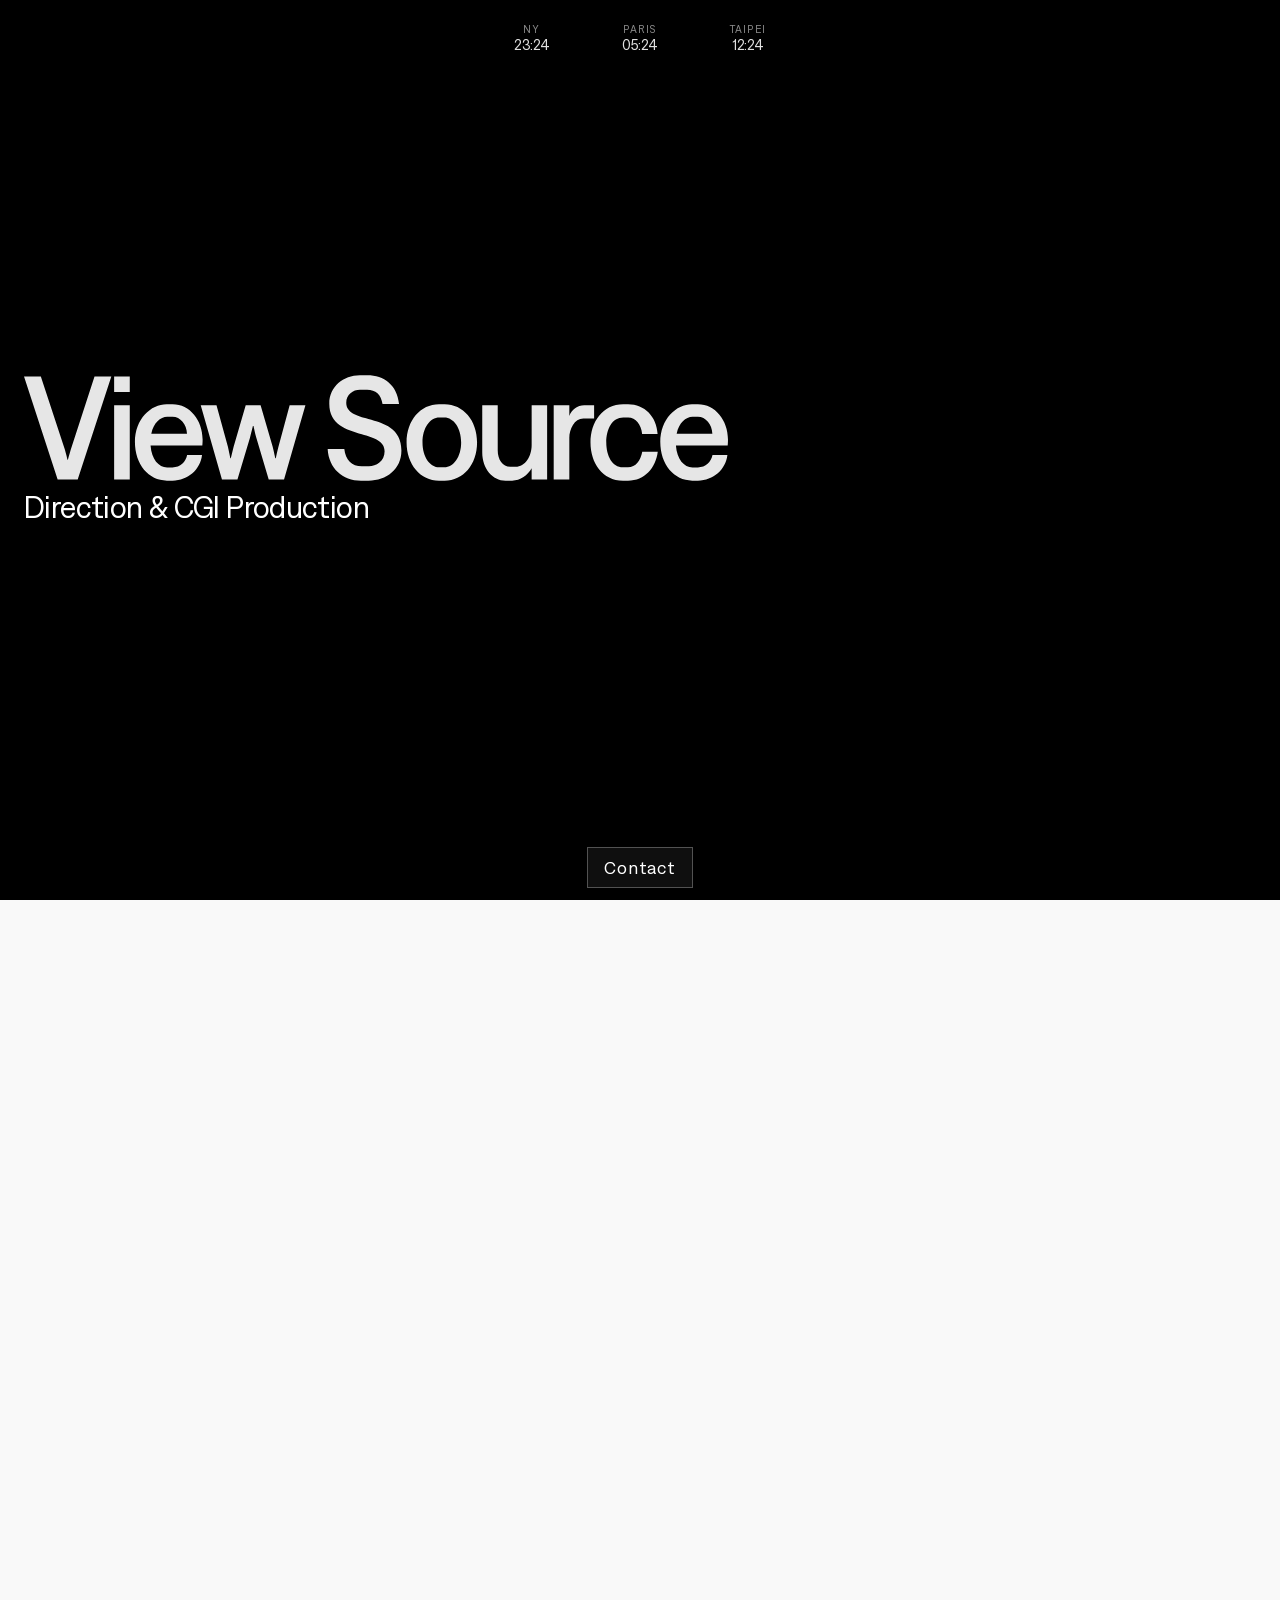
<file: index.html>
<!DOCTYPE html>
<html lang="en">
  <head>
    <meta charset="UTF-8" />
    <meta name="viewport" content="width=device-width, initial-scale=1.0" />
    <title>View Source</title>
    <meta
      name="description"
      content="View Source Paris. 3D, AI, and image systems."
    />
    <link rel="preconnect" href="https://player.vimeo.com" />
    <link rel="preconnect" href="https://f.vimeocdn.com" crossorigin />
    <link rel="preconnect" href="https://i.vimeocdn.com" crossorigin />
    <link rel="preload" href="View%20Source%20Fonts/Fonts/denim-regular.woff2" as="font" type="font/woff2" crossorigin />
    <link rel="preload" href="View%20Source%20Fonts/Fonts/denim-ink-semibold.woff2" as="font" type="font/woff2" crossorigin />
    <link rel="stylesheet" href="styles.css" />
    <link rel="stylesheet" href="mobile-overrides.css" />
  </head>
  <body>
    <div class="loader" id="loader" aria-label="Bucket render intro">
      <div class="loader-shell">
        <div class="loader-copy">
          <img class="loader-logo" src="logo.svg" alt="View Source" />
        </div>
        <div class="loader-visual">
          <div class="loader-frame" id="loaderFrame">
            <img id="loaderImage" src="" alt="Loading preview" />
            <div class="loader-buckets" id="loaderBuckets"></div>
          </div>
          <div class="loader-bar" id="loaderBar" aria-hidden="true">
            <span class="loader-bar-fill"></span>
          </div>
        </div>
      </div>
    </div>
    <div class="white-flash" id="whiteFlash" aria-hidden="true"></div>

    <main class="site">
      <section class="stack" aria-label="Video stack">
        <div class="stack-pin">
          <div class="stack-overlay" aria-hidden="true">
            <div class="stack-clocks" id="stackClocks">
              <div class="stack-clock">
                <span class="stack-clock-city">NY</span>
                <span class="stack-clock-time" data-time-zone="America/New_York">--:--</span>
              </div>
              <div class="stack-clock">
                <span class="stack-clock-city">Paris</span>
                <span class="stack-clock-time" data-time-zone="Europe/Paris">--:--</span>
              </div>
              <div class="stack-clock">
                <span class="stack-clock-city">Taipei</span>
                <span class="stack-clock-time" data-time-zone="Asia/Taipei">--:--</span>
              </div>
            </div>
            <div class="stack-overlay-copy">
              <img class="stack-overlay-logo" src="logo.svg" alt="" />
              <p class="stack-overlay-text">Direction &amp; CGI Production</p>
            </div>
          </div>
          <div class="stack-stage" id="stackStage"></div>
        </div>
        <div class="stack-spacer" aria-hidden="true"></div>
      </section>
    </main>
    <footer class="contact-footer">
      <a class="contact-link" href="contact.html">Contact</a>
    </footer>

    <script src="script.js"></script>
    <script src="mobile-overrides.js"></script>
  </body>
</html>
</file>
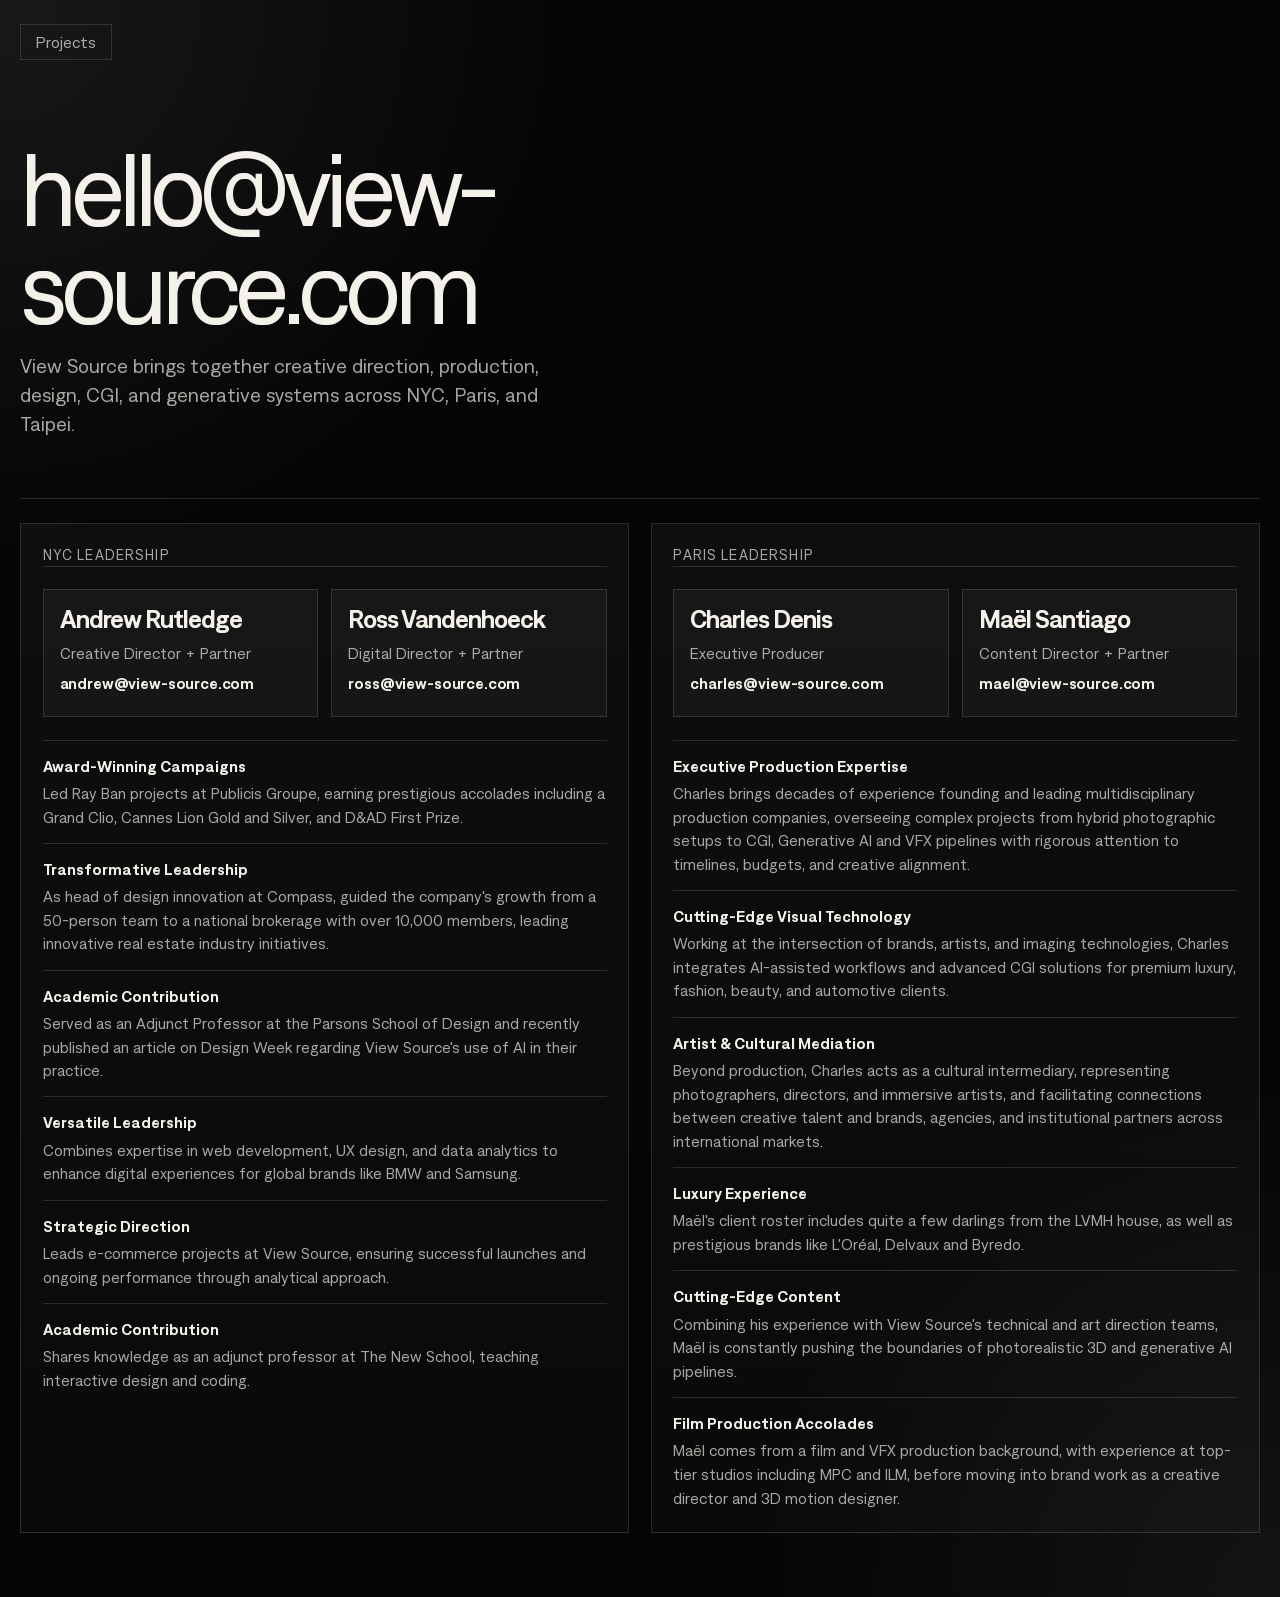
<file: contact.html>
<!DOCTYPE html>
<html lang="en">
  <head>
    <meta charset="UTF-8" />
    <meta name="viewport" content="width=device-width, initial-scale=1.0" />
    <title>Contact | View Source</title>
    <meta
      name="description"
      content="Contact View Source leadership in NYC and Paris."
    />
    <link rel="preload" href="View%20Source%20Fonts/Fonts/denim-regular.woff2" as="font" type="font/woff2" crossorigin />
    <link rel="preload" href="View%20Source%20Fonts/Fonts/denim-ink-semibold.woff2" as="font" type="font/woff2" crossorigin />
    <link rel="stylesheet" href="contact.css" />
  </head>
  <body>
    <main class="contact-page">
      <header class="contact-hero">
        <a class="back-link" href="index.html">Projects</a>
        <div class="contact-hero-copy">
          <a class="contact-email" href="mailto:hello@view-source.com">hello@view-source.com</a>
          <p class="contact-intro">
            View Source brings together creative direction, production, design, CGI, and generative systems across NYC, Paris, and Taipei.
          </p>
        </div>
      </header>

      <section class="leadership-grid" aria-label="Leadership team">
        <article class="leadership-column">
          <div class="column-heading">
            <p class="city-label">NYC Leadership</p>
          </div>
          <div class="leaders">
            <div class="leader-card">
              <h2>Andrew Rutledge</h2>
              <p class="leader-role">Creative Director + Partner</p>
              <a class="leader-email" href="mailto:andrew@view-source.com">andrew@view-source.com</a>
            </div>
            <div class="leader-card">
              <h2>Ross Vandenhoeck</h2>
              <p class="leader-role">Digital Director + Partner</p>
              <a class="leader-email" href="mailto:ross@view-source.com">ross@view-source.com</a>
            </div>
          </div>
          <div class="leadership-notes">
            <div class="note-item">
              <h3>Award-Winning Campaigns</h3>
              <p>Led Ray Ban projects at Publicis Groupe, earning prestigious accolades including a Grand Clio, Cannes Lion Gold and Silver, and D&amp;AD First Prize.</p>
            </div>
            <div class="note-item">
              <h3>Transformative Leadership</h3>
              <p>As head of design innovation at Compass, guided the company's growth from a 50-person team to a national brokerage with over 10,000 members, leading innovative real estate industry initiatives.</p>
            </div>
            <div class="note-item">
              <h3>Academic Contribution</h3>
              <p>Served as an Adjunct Professor at the Parsons School of Design and recently published an article on Design Week regarding View Source's use of AI in their practice.</p>
            </div>
            <div class="note-item">
              <h3>Versatile Leadership</h3>
              <p>Combines expertise in web development, UX design, and data analytics to enhance digital experiences for global brands like BMW and Samsung.</p>
            </div>
            <div class="note-item">
              <h3>Strategic Direction</h3>
              <p>Leads e-commerce projects at View Source, ensuring successful launches and ongoing performance through analytical approach.</p>
            </div>
            <div class="note-item">
              <h3>Academic Contribution</h3>
              <p>Shares knowledge as an adjunct professor at The New School, teaching interactive design and coding.</p>
            </div>
          </div>
        </article>

        <article class="leadership-column">
          <div class="column-heading">
            <p class="city-label">Paris Leadership</p>
          </div>
          <div class="leaders">
            <div class="leader-card">
              <h2>Charles Denis</h2>
              <p class="leader-role">Executive Producer</p>
              <a class="leader-email" href="mailto:charles@view-source.com">charles@view-source.com</a>
            </div>
            <div class="leader-card">
              <h2>Maël Santiago</h2>
              <p class="leader-role">Content Director + Partner</p>
              <a class="leader-email" href="mailto:mael@view-source.com">mael@view-source.com</a>
            </div>
          </div>
          <div class="leadership-notes">
            <div class="note-item">
              <h3>Executive Production Expertise</h3>
              <p>Charles brings decades of experience founding and leading multidisciplinary production companies, overseeing complex projects from hybrid photographic setups to CGI, Generative AI and VFX pipelines with rigorous attention to timelines, budgets, and creative alignment.</p>
            </div>
            <div class="note-item">
              <h3>Cutting-Edge Visual Technology</h3>
              <p>Working at the intersection of brands, artists, and imaging technologies, Charles integrates AI-assisted workflows and advanced CGI solutions for premium luxury, fashion, beauty, and automotive clients.</p>
            </div>
            <div class="note-item">
              <h3>Artist &amp; Cultural Mediation</h3>
              <p>Beyond production, Charles acts as a cultural intermediary, representing photographers, directors, and immersive artists, and facilitating connections between creative talent and brands, agencies, and institutional partners across international markets.</p>
            </div>
            <div class="note-item">
              <h3>Luxury Experience</h3>
              <p>Maël's client roster includes quite a few darlings from the LVMH house, as well as prestigious brands like L'Oréal, Delvaux and Byredo.</p>
            </div>
            <div class="note-item">
              <h3>Cutting-Edge Content</h3>
              <p>Combining his experience with View Source's technical and art direction teams, Maël is constantly pushing the boundaries of photorealistic 3D and generative AI pipelines.</p>
            </div>
            <div class="note-item">
              <h3>Film Production Accolades</h3>
              <p>Maël comes from a film and VFX production background, with experience at top-tier studios including MPC and ILM, before moving into brand work as a creative director and 3D motion designer.</p>
            </div>
          </div>
        </article>
      </section>
    </main>
  </body>
</html>
</file>
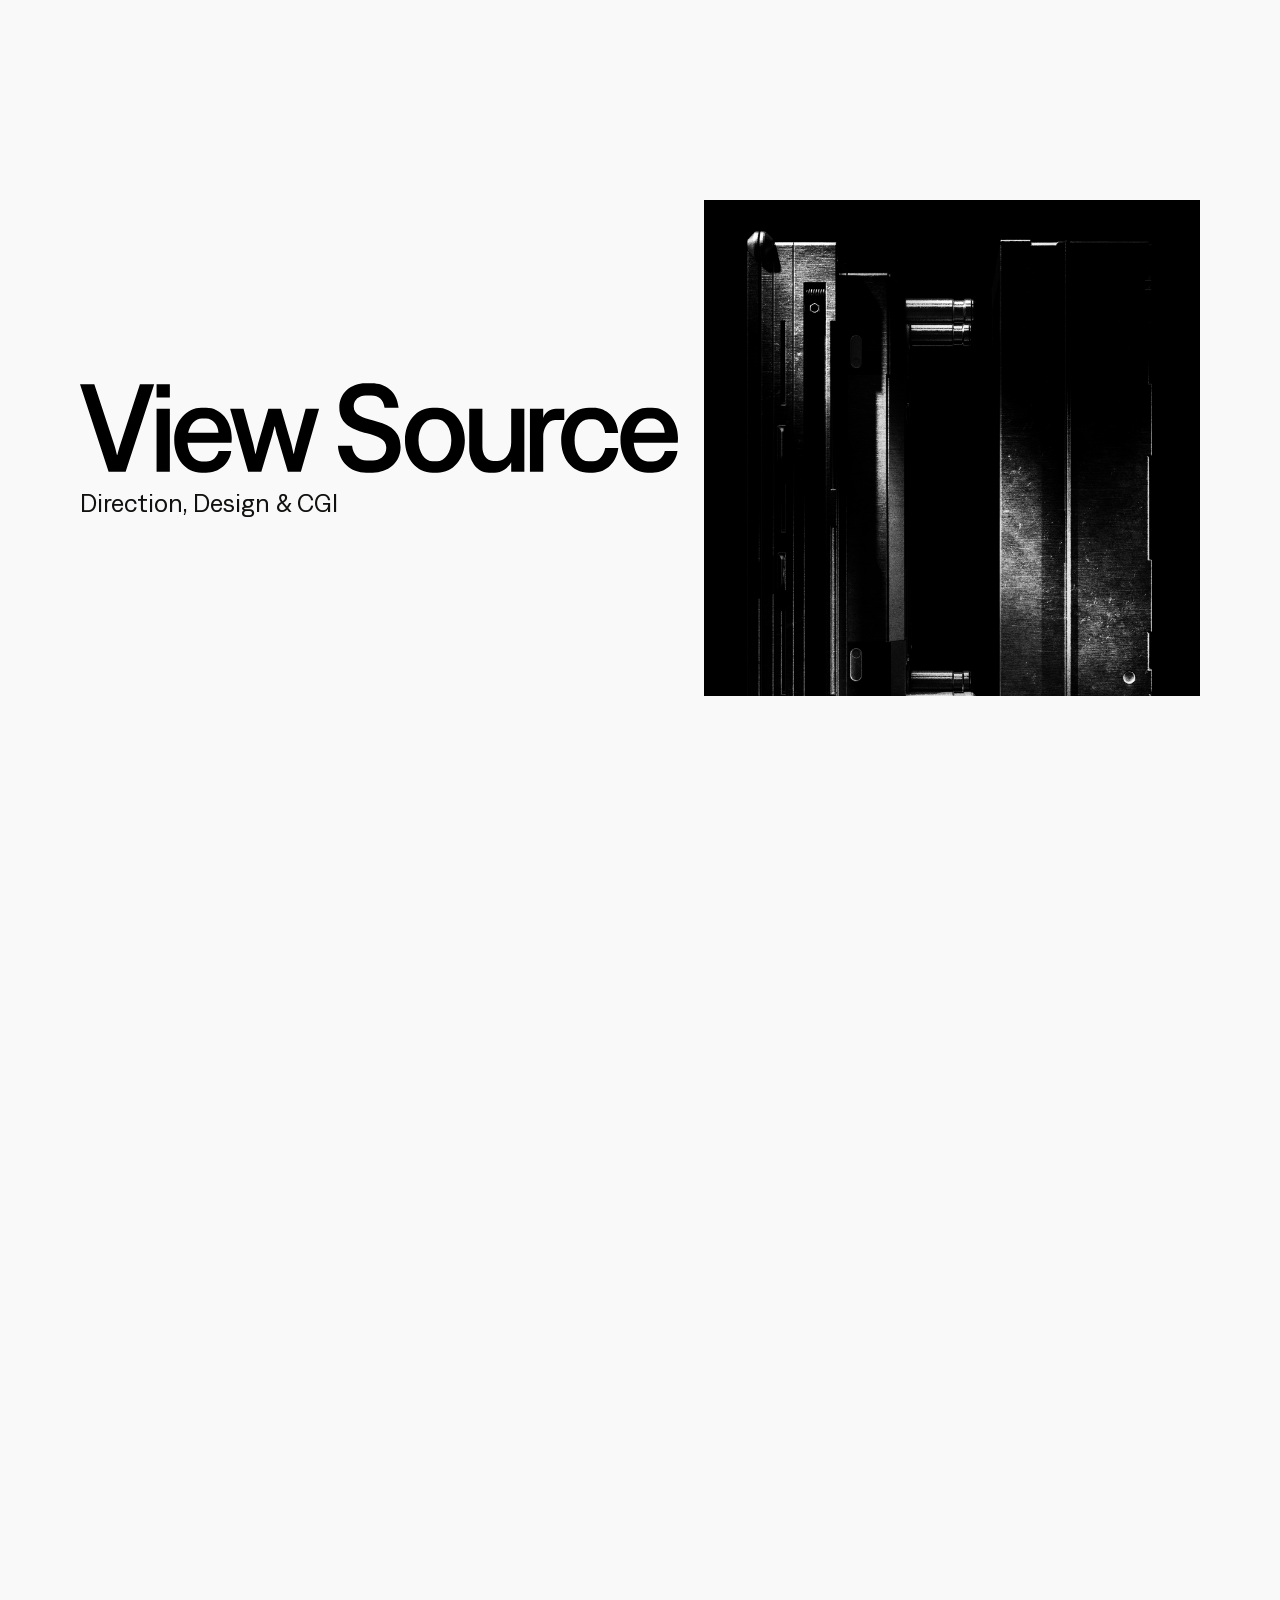
<file: index - back up.html>
<!DOCTYPE html>
<html lang="en">
  <head>
    <meta charset="UTF-8" />
    <meta name="viewport" content="width=device-width, initial-scale=1.0" />
    <title>View Source</title>
    <meta
      name="description"
      content="View Source Paris. 3D, AI, and image systems."
    />
    <link rel="preload" href="View%20Source%20Fonts/Fonts/denim-regular.woff2" as="font" type="font/woff2" crossorigin />
    <link rel="preload" href="View%20Source%20Fonts/Fonts/denim-ink-semibold.woff2" as="font" type="font/woff2" crossorigin />
    <link rel="stylesheet" href="styles.css" />
  </head>
  <body>
    <div class="loader" id="loader" aria-label="Bucket render intro">
      <div class="loader-shell">
        <div class="loader-copy">
          <img class="loader-logo" src="logo.svg" alt="View Source" />
          <p class="loader-text">Direction, Design &amp; CGI</p>
        </div>
        <div class="loader-visual">
          <div class="loader-frame" id="loaderFrame">
            <img id="loaderImage" src="" alt="Loading preview" />
            <div class="loader-buckets" id="loaderBuckets"></div>
          </div>
          <div class="loader-bar" id="loaderBar" aria-hidden="true">
            <span class="loader-bar-fill"></span>
          </div>
        </div>
      </div>
    </div>
    <div class="white-flash" id="whiteFlash" aria-hidden="true"></div>

    <main class="site">
      <section class="stack" aria-label="Video stack">
        <div class="stack-pin">
          <div class="stack-overlay" aria-hidden="true">
            <div class="stack-overlay-copy">
              <img class="stack-overlay-logo" src="logo.svg" alt="" />
              <p class="stack-overlay-text">Direction, Design &amp; CGI</p>
            </div>
            <div class="stack-overlay-project" id="stackProjectName">
              <span class="stack-project-current">Cadence</span>
              <span class="stack-project-next">Moonbeam</span>
            </div>
          </div>
          <div class="stack-stage" id="stackStage"></div>
        </div>
        <div class="stack-spacer" aria-hidden="true"></div>
      </section>
    </main>

    <script src="script.js"></script>
  </body>
</html>
</file>
<file: styles.css>
@font-face {
  font-family: "Denim";
  src: url("View%20Source%20Fonts/Fonts/denim-regular.woff2") format("woff2");
  font-weight: 400;
  font-style: normal;
  font-display: swap;
}

@font-face {
  font-family: "Denim";
  src: url("View%20Source%20Fonts/Fonts/denim-ink-semibold.woff2") format("woff2");
  font-weight: 600;
  font-style: normal;
  font-display: swap;
}

:root {
  --bg: #f9f9f9;
  --text: #11110f;
  --muted: rgba(17, 17, 15, 0.58);
  --line: rgba(18, 18, 16, 0.12);
  --page-pad: 1.125rem;
  --grid-gap: 1rem;
}

* {
  box-sizing: border-box;
}

html {
  scroll-behavior: smooth;
  height: 100%;
}

body {
  margin: 0;
  height: 100%;
  background: var(--bg);
  color: var(--text);
  font-family: "Denim", Arial, sans-serif;
  -webkit-font-smoothing: antialiased;
  overflow-x: hidden;
}

img,
video {
  display: block;
  width: 100%;
}

a {
  color: inherit;
  text-decoration: none;
}

.site {
  width: 100%;
  height: 100%;
  opacity: 0;
  transition: opacity 420ms ease;
}

.site.is-visible {
  opacity: 1;
}

.loader {
  position: fixed;
  inset: 0;
  z-index: 60;
  display: grid;
  place-items: center;
  background: var(--bg);
  transition: opacity 700ms ease, visibility 700ms ease;
}

.loader.is-hidden {
  opacity: 0;
  visibility: hidden;
}

.white-flash {
  position: fixed;
  inset: 0;
  z-index: 55;
  background: #fff;
  opacity: 0;
  pointer-events: none;
  transition: opacity 320ms ease;
}

.white-flash.is-visible {
  opacity: 1;
}

.loader-shell {
  width: min(100% - 2.8rem, 1120px);
  display: grid;
  grid-template-columns: minmax(280px, 1fr) minmax(280px, 496px);
  gap: 1.6rem;
  align-items: center;
}

.loader-copy {
  display: grid;
  gap: 1rem;
  align-content: center;
  opacity: 0;
  transform: translateY(16px);
  animation: loaderCopyFadeIn 900ms ease forwards;
  animation-delay: 0.4s;
}

.loader-logo {
  display: block;
  width: min(100%, 40rem);
  height: auto;
}

.loader-text {
  margin: 0;
  max-width: 20ch;
  display: flex;
  align-items: center;
  gap: 0.6rem;
  font-size: clamp(1.2rem, 2vw, 1.8rem);
  line-height: 1.08;
}

.offf-logo {
  display: inline-block;
  height: 1.4em;
  width: auto;
}

.loader-visual {
  display: grid;
  gap: 0;
}

.loader-frame {
  position: relative;
  width: 100%;
  aspect-ratio: 1 / 1;
  overflow: hidden;
  background: #f9f9f9;
}

.loader-frame > img {
  position: relative;
  z-index: 1;
  width: 100%;
  height: 100%;
  object-fit: cover;
  opacity: 0;
}

.loader-frame.is-loading > img {
  opacity: 0;
}

.loader-frame.is-resolved > img {
  opacity: 1;
}

.loader-buckets {
  position: absolute;
  inset: 0;
  display: grid;
  grid-template-columns: repeat(6, 1fr);
  grid-template-rows: repeat(6, 1fr);
  z-index: 2;
  opacity: 0;
}

.loader-frame.is-loading .loader-buckets,
.loader-frame.is-resolved .loader-buckets {
  opacity: 1;
}

.loader-frame.is-loading .loader-bucket {
  opacity: 1;
}

.loader-bucket {
  position: relative;
  overflow: hidden;
  background: transparent;
}

.loader-bucket img {
  position: absolute;
  max-width: none;
  opacity: 0;
}

.loader-bucket .bucket-inverted {
  filter: grayscale(1) invert(1) saturate(0) brightness(1.5) contrast(1.04);
}

.loader-bucket::before {
  content: "";
  position: absolute;
  inset: 0;
  z-index: 3;
  opacity: 0;
  background-image:
    url("data:image/svg+xml,%3Csvg xmlns='http://www.w3.org/2000/svg' width='140' height='140' viewBox='0 0 140 140'%3E%3Cfilter id='n'%3E%3CfeTurbulence type='fractalNoise' baseFrequency='1.8' numOctaves='6' seed='7'/%3E%3CfeColorMatrix type='saturate' values='0'/%3E%3C/filter%3E%3Crect width='140' height='140' filter='url(%23n)' opacity='1'/%3E%3C/svg%3E");
  background-size: 140px 140px;
  background-repeat: repeat;
  mix-blend-mode: multiply;
  filter: contrast(1.9) brightness(0.82);
}

.loader-bucket::after {
  content: "";
  position: absolute;
  inset: 0;
  opacity: 0;
  z-index: 4;
  background:
    linear-gradient(var(--text), var(--text)) left top / 8px 1px no-repeat,
    linear-gradient(var(--text), var(--text)) left top / 1px 8px no-repeat,
    linear-gradient(var(--text), var(--text)) right top / 8px 1px no-repeat,
    linear-gradient(var(--text), var(--text)) right top / 1px 8px no-repeat,
    linear-gradient(var(--text), var(--text)) left bottom / 8px 1px no-repeat,
    linear-gradient(var(--text), var(--text)) left bottom / 1px 8px no-repeat,
    linear-gradient(var(--text), var(--text)) right bottom / 8px 1px no-repeat,
    linear-gradient(var(--text), var(--text)) right bottom / 1px 8px no-repeat;
}

.loader-frame.is-loading .loader-bucket::before,
.loader-frame.is-resolved .loader-bucket::before {
  animation: bucketNoise 310ms steps(6, end) forwards;
  animation-delay: calc(var(--bucket-delay) + 40ms);
}

.loader-frame.is-loading .loader-bucket::after,
.loader-frame.is-resolved .loader-bucket::after {
  animation: bucketCorners 350ms steps(4, end) forwards;
  animation-delay: calc(var(--bucket-delay) + 20ms);
}

.loader-frame.is-loading .bucket-inverted,
.loader-frame.is-resolved .bucket-inverted {
  animation: bucketInvertIn 55ms steps(4, end) forwards, bucketInvertOut 110ms steps(5, end) forwards;
  animation-delay: var(--bucket-delay), calc(var(--bucket-delay) + 170ms);
}

.loader-frame.is-loading .bucket-final,
.loader-frame.is-resolved .bucket-final {
  animation: bucketFinalIn 90ms steps(5, end) forwards;
  animation-delay: calc(var(--bucket-delay) + 150ms);
}

.loader-frame.is-resolved .loader-buckets {
  opacity: 0;
  transition: opacity 140ms ease;
}

.loader-bar {
  position: relative;
  width: 100%;
  height: 4px;
  background: rgba(17, 17, 17, 0.08);
  overflow: hidden;
  opacity: 1;
  transition: opacity 260ms ease;
}

.loader-bar-fill {
  position: absolute;
  inset: 0 auto 0 0;
  width: 0;
  background: rgba(17, 17, 17, 0.3);
}

.loader-bar.is-resolved .loader-bar-fill {
  width: 100%;
}

.loader-bar.is-resolved {
  opacity: 0;
}

.stack {
  padding: 0;
  position: relative;
  min-height: 100vh;
  padding-bottom: 7rem;
}

.stack-pin {
  position: sticky;
  top: 0;
  height: 100vh;
  overflow: hidden;
}

.stack-spacer {
  height: calc(var(--stack-count, 1) * 100vh);
}

.stack-stage {
  position: relative;
  width: 100%;
  height: 100%;
  background: #000;
}

.stack-overlay {
  position: absolute;
  top: 0;
  left: 0;
  right: 0;
  bottom: 0;
  z-index: 20;
  display: grid;
  align-items: center;
  padding: 1.5rem;
  pointer-events: none;
}

.stack-clocks {
  position: absolute;
  top: 1.5rem;
  left: 50%;
  z-index: 21;
  display: flex;
  align-items: center;
  gap: 2rem;
  color: rgba(255, 255, 255, 0.88);
  transform: translateX(-50%);
}

.stack-clock {
  display: grid;
  gap: 0.18rem;
  justify-items: center;
  min-width: 4.75rem;
}

.stack-clock-city {
  font-size: 0.68rem;
  line-height: 1;
  letter-spacing: 0.12em;
  text-transform: uppercase;
  color: rgba(255, 255, 255, 0.54);
}

.stack-clock-time {
  font-size: 0.92rem;
  line-height: 1;
  letter-spacing: -0.03em;
}

.stack-overlay-copy {
  display: grid;
  justify-items: start;
  gap: 0.65rem;
  align-content: center;
  opacity: 0;
  transform: translate3d(12vw, 0, 0);
  animation: overlayCopySplit 1500ms cubic-bezier(0.16, 1, 0.3, 1) forwards;
  animation-delay: 1200ms;
  animation-fill-mode: both;
  animation-play-state: paused;
}

.stack-overlay-logo {
  display: block;
  width: min(56vw, 44rem);
  height: auto;
  filter: saturate(0) grayscale(1) invert(1);
  opacity: 0.9;
  transform: none;
}

.stack-overlay-text {
  margin: 0;
  color: #fff;
  font-size: clamp(1.5rem, 2.4vw, 2.25rem);
  line-height: 1.08;
  letter-spacing: -0.02em;
  opacity: var(--subtitle-opacity, 1);
  transform: none;
}

.site.is-visible .stack-overlay-copy {
  animation-play-state: running;
}

.stack-card {
  position: absolute;
  inset: 0;
  top: 0;
  width: 100%;
  height: 100vh;
  overflow: hidden;
  background: #000;
  transform: translate3d(0, var(--stack-y, 100%), 0);
  will-change: transform;
  transition: transform 220ms cubic-bezier(0.16, 1, 0.3, 1);
}

.stack-card video,
.stack-card iframe {
  position: absolute;
  inset: 0;
  width: 100%;
  height: 100%;
  object-fit: cover;
  background: #000;
  border: 0;
  display: block;
  transform: scale(var(--vimeo-scale, 1));
  transform-origin: center;
}


@keyframes loaderCopyFadeIn {
  from {
    opacity: 0;
    transform: translateY(16px);
  }
  to {
    opacity: 1;
    transform: translateY(0);
  }
}

@keyframes overlayFadeIn {
  from {
    opacity: 0;
    transform: translateY(18px);
  }
  to {
    opacity: 1;
    transform: translateY(0);
  }
}

@keyframes overlayCopySplit {
  from {
    opacity: 0;
    transform: translate3d(12vw, 0, 0);
  }
  to {
    opacity: 1;
    transform: translate3d(0, 0, 0);
  }
}

@keyframes overlayProjectSplit {
  from {
    opacity: 0;
    transform: translate3d(-12vw, 0, 0);
  }
  to {
    opacity: 1;
    transform: translate3d(0, 0, 0);
  }
}

@keyframes bucketInvertIn {
  0% { opacity: 0; }
  100% { opacity: 1; }
}

@keyframes bucketInvertOut {
  0% { opacity: 1; }
  24% { opacity: 0.96; }
  42% { opacity: 0.74; }
  58% { opacity: 0.78; }
  72% { opacity: 0.36; }
  86% { opacity: 0.18; }
  100% { opacity: 0; }
}

@keyframes bucketFinalIn {
  0% { opacity: 0; }
  16% { opacity: 0.08; }
  34% { opacity: 0.28; }
  52% { opacity: 0.56; }
  72% { opacity: 0.82; }
  100% { opacity: 1; }
}

@keyframes bucketNoise {
  0% { opacity: 0; background-position: 0 0; }
  12% { opacity: 1; background-position: -18px 12px; }
  36% { opacity: 1; background-position: 24px -10px; }
  58% { opacity: 1; background-position: -14px 18px; }
  82% { opacity: 0.82; background-position: 18px -20px; }
  100% { opacity: 0; background-position: 0 0; }
}

@keyframes bucketCorners {
  0% { opacity: 0; }
  12% { opacity: 0.95; }
  68% { opacity: 0.95; }
  100% { opacity: 0; }
}

@media (max-width: 900px) {
  .loader-shell {
    width: min(100% - 2.8rem, 640px);
    grid-template-columns: 1fr;
    gap: 1.4rem;
  }

  .loader-text {
    max-width: 24ch;
  }

  .stack-overlay {
    padding: 1.1rem;
    gap: 1rem;
  }

  .stack-clocks {
    display: none;
  }

  .stack-overlay-copy {
    gap: 0.5rem;
  }

  .stack-overlay-logo {
    width: min(72vw, 24rem);
  }

  .stack-card {
    height: 100vh;
  }
}

@media (prefers-reduced-motion: reduce) {
  html {
    scroll-behavior: auto;
  }
}
.contact-footer {
  position: fixed;
  left: 0;
  right: 0;
  bottom: 0;
  z-index: 30;
  min-height: 3rem;
  display: grid;
  place-items: center;
  gap: 0.2rem;
  padding: 0.55rem 1.2rem 0.75rem;
  text-align: center;
}

.contact-footer a {
  margin: 0;
  padding: 0.55rem 1rem;
  border: 1px solid rgba(255, 255, 255, 0.28);
  border-radius: 0;
  font-size: clamp(0.95rem, 1.4vw, 1.2rem);
  letter-spacing: 0.04em;
  text-transform: none;
  text-decoration: none;
  color: #fff;
  background: rgba(255, 255, 255, 0.06);
  transition: background 180ms ease, border-color 180ms ease, transform 180ms ease;
}

.contact-footer a:hover {
  background: rgba(255, 255, 255, 0.14);
  border-color: rgba(255, 255, 255, 0.42);
  transform: translateY(-1px);
}

.contact-email {
  font-weight: 600;
}
</file>
<file: mobile-overrides.css>
@media (max-width: 900px) {
  html,
  body {
    scroll-behavior: auto;
    scroll-snap-type: none;
    overscroll-behavior-y: auto;
  }

  body {
    touch-action: pan-y;
  }

  .stack {
    min-height: auto;
    padding-bottom: 0;
    background: #000;
  }

  .stack-pin {
    position: relative;
    top: auto;
    height: auto;
    overflow: visible;
  }

  .stack-spacer {
    display: none;
  }

  .stack-overlay {
    position: sticky;
    top: 0;
    inset: 0 auto auto;
    z-index: 25;
    display: grid;
    grid-template-columns: 1fr;
    gap: 0.8rem;
    align-items: start;
    padding: 1rem 1rem 0.8rem;
    min-height: 0;
    background: rgba(0, 0, 0, 0.92);
    backdrop-filter: blur(8px);
  }

  .stack-overlay-copy {
    gap: 0.45rem;
    opacity: 1;
    transform: none;
    animation: none;
  }

  .stack-overlay-logo {
    width: min(70vw, 20rem);
  }

  .stack-overlay-text {
    font-size: clamp(1rem, 4.2vw, 1.45rem);
    max-width: 16ch;
  }

  .stack-overlay-project {
    width: auto;
    min-height: 0;
    justify-self: start;
    text-align: left;
    font-size: clamp(1.85rem, 8vw, 2.9rem);
    opacity: 0.9;
    transform: none;
    animation: none;
  }

  .stack-project-current,
  .stack-project-next {
    position: relative;
    inset: auto;
    transform: none;
  }

  .stack-project-next {
    display: none;
  }

  .stack-stage {
    height: auto;
    display: grid;
    gap: 0;
    padding: 0 0 1.1rem;
    background: #000;
  }

  .stack-card {
    position: relative;
    inset: auto;
    top: auto;
    width: 100%;
    aspect-ratio: 16 / 9;
    height: auto;
    border-radius: 0;
    overflow: hidden;
    transform: none !important;
    transition: none;
  }

  .stack-card iframe,
  .stack-card video {
    transform: none !important;
  }

  .contact-footer {
    padding-bottom: calc(0.9rem + env(safe-area-inset-bottom, 0px));
  }
}
</file>
<file: contact.css>
@font-face {
  font-family: "Denim";
  src: url("View%20Source%20Fonts/Fonts/denim-regular.woff2") format("woff2");
  font-weight: 400;
  font-style: normal;
  font-display: swap;
}

@font-face {
  font-family: "Denim";
  src: url("View%20Source%20Fonts/Fonts/denim-ink-semibold.woff2") format("woff2");
  font-weight: 600;
  font-style: normal;
  font-display: swap;
}

:root {
  --bg: #050505;
  --panel: rgba(255, 255, 255, 0.04);
  --panel-strong: rgba(255, 255, 255, 0.08);
  --text: #f4f1eb;
  --muted: rgba(244, 241, 235, 0.68);
  --line: rgba(244, 241, 235, 0.14);
  --accent: rgba(244, 241, 235, 0.92);
}

* {
  box-sizing: border-box;
}

html {
  min-height: 100%;
}

body {
  margin: 0;
  min-height: 100%;
  background:
    radial-gradient(circle at top left, rgba(255, 255, 255, 0.08), transparent 28%),
    radial-gradient(circle at bottom right, rgba(255, 255, 255, 0.06), transparent 26%),
    var(--bg);
  color: var(--text);
  font-family: "Denim", Arial, sans-serif;
  -webkit-font-smoothing: antialiased;
}

a {
  color: inherit;
  text-decoration: none;
}

.contact-page {
  width: min(100% - 2.5rem, 1320px);
  margin: 0 auto;
  padding: 1.5rem 0 4rem;
}

.contact-hero {
  display: grid;
  gap: 5rem;
  padding: 0 0 3.75rem;
  border-bottom: 1px solid var(--line);
}

.back-link {
  width: fit-content;
  padding: 0.5rem 0.95rem;
  border: 1px solid var(--line);
  border-radius: 0;
  color: var(--muted);
  transition: border-color 180ms ease, color 180ms ease, background 180ms ease;
}

.back-link:hover {
  color: var(--text);
  border-color: var(--panel-strong);
  background: var(--panel);
}

.contact-hero-copy {
  display: grid;
  gap: 0.9rem;
  max-width: 48rem;
}

.contact-kicker,
.city-label {
  margin: 0;
  color: var(--muted);
  font-size: 0.9rem;
  letter-spacing: 0.08em;
  text-transform: uppercase;
}

.contact-email {
  width: fit-content;
  font-size: clamp(2.6rem, 8vw, 6.4rem);
  line-height: 0.96;
  letter-spacing: -0.06em;
}

.contact-intro {
  margin: 0;
  max-width: 34rem;
  color: var(--muted);
  font-size: clamp(1rem, 2vw, 1.25rem);
  line-height: 1.45;
}

.leadership-grid {
  display: grid;
  grid-template-columns: repeat(2, minmax(0, 1fr));
  gap: 1.35rem;
  padding-top: 1.5rem;
}

.leadership-column {
  display: grid;
  gap: 1.4rem;
  align-content: start;
  padding: 1.35rem;
  border: 1px solid var(--line);
  background: linear-gradient(180deg, rgba(255, 255, 255, 0.035), rgba(255, 255, 255, 0.02));
}

.column-heading {
  padding-bottom: 0.2rem;
  border-bottom: 1px solid var(--line);
}

.leaders {
  display: grid;
  grid-template-columns: repeat(2, minmax(0, 1fr));
  gap: 0.85rem;
}

.leader-card {
  display: grid;
  gap: 0.3rem;
  padding: 1rem;
  min-height: 8rem;
  border: 1px solid var(--line);
  background: var(--panel);
}

.leader-card h2,
.note-item h3 {
  margin: 0;
}

.leader-card h2 {
  font-size: clamp(1.2rem, 2vw, 1.7rem);
  line-height: 1.02;
  letter-spacing: -0.04em;
}

.leader-role {
  margin: 0;
  color: var(--muted);
  font-size: 0.98rem;
}

.leader-email {
  width: fit-content;
  color: var(--text);
  font-size: 0.98rem;
  font-weight: 600;
  line-height: 1.2;
  letter-spacing: -0.01em;
}

.leadership-notes {
  display: grid;
  gap: 0.85rem;
}

.note-item {
  display: grid;
  gap: 0.45rem;
  padding: 1rem 0 0;
  border-top: 1px solid var(--line);
}

.note-item h3 {
  font-size: 1rem;
  line-height: 1.15;
}

.note-item p {
  margin: 0;
  color: var(--muted);
  font-size: 0.98rem;
  line-height: 1.5;
}

@media (max-width: 980px) {
  .leadership-grid,
  .leaders {
    grid-template-columns: 1fr;
  }

  .contact-hero {
    gap: 3rem;
  }
}

@media (max-width: 640px) {
  .contact-page {
    width: min(100% - 1.25rem, 1320px);
    padding-top: 0.8rem;
    padding-bottom: 2rem;
  }

  .leadership-column {
    padding: 1rem;
  }

  .leader-card,
  .note-item {
    padding-top: 0.85rem;
  }
}
</file>
